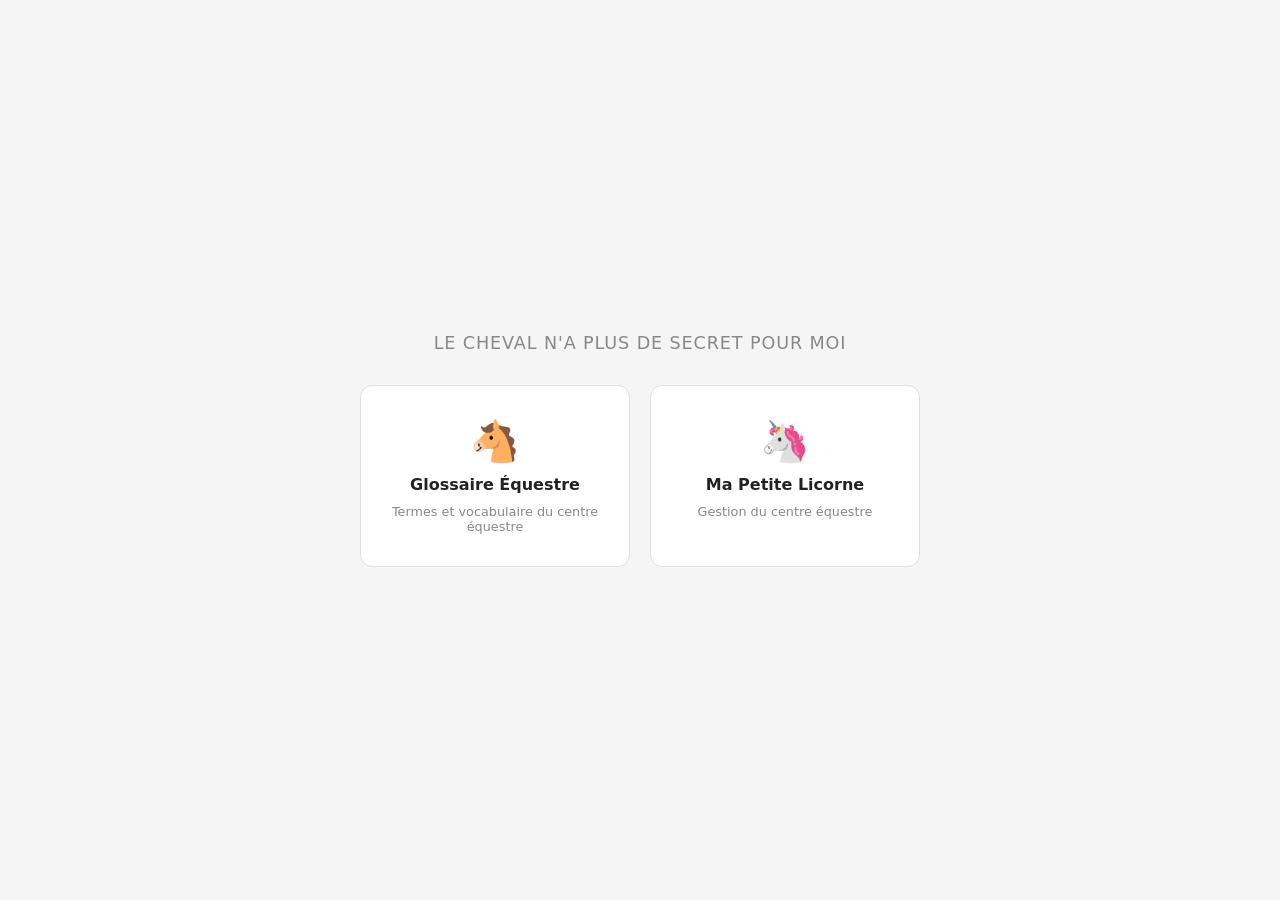
<file: index.html>
<!doctype html>
<html lang="fr">

<head>
  <meta charset="UTF-8" />
  <meta name="viewport" content="width=device-width, initial-scale=1.0" />
  <title>Cheval</title>
  <style>
    *,
    *::before,
    *::after {
      box-sizing: border-box;
      margin: 0;
      padding: 0;
    }

    body {
      font-family: system-ui, sans-serif;
      background: #f5f5f5;
      min-height: 100vh;
      display: flex;
      flex-direction: column;
      align-items: center;
      justify-content: center;
      gap: 2rem;
      padding: 2rem;
    }

    h1 {
      font-size: 1.1rem;
      font-weight: 500;
      color: #888;
      letter-spacing: .05em;
      text-transform: uppercase;
    }

    .grid {
      display: grid;
      grid-template-columns: repeat(auto-fit, minmax(220px, 1fr));
      gap: 1.25rem;
      width: 100%;
      max-width: 560px;
    }

    a.card {
      display: flex;
      flex-direction: column;
      align-items: center;
      gap: .6rem;
      background: #fff;
      border: 1px solid #e0e0e0;
      border-radius: 12px;
      padding: 2rem 1.5rem;
      text-decoration: none;
      color: #222;
      transition: box-shadow .15s, border-color .15s, transform .15s;
    }

    a.card:hover {
      box-shadow: 0 6px 20px rgba(0, 0, 0, .1);
      border-color: #bbb;
      transform: translateY(-2px);
    }

    .card-icon {
      font-size: 2.5rem;
    }

    .card-title {
      font-size: 1rem;
      font-weight: 600;
      text-align: center;
    }

    .card-desc {
      font-size: .8rem;
      color: #888;
      text-align: center;
    }
  </style>
</head>

<body>
  <h1>Le cheval n'a plus de secret pour moi</h1>
  <div class="grid">
    <a class="card" href="Glossaire Équestre/">
      <span class="card-icon">🐴</span>
      <span class="card-title">Glossaire Équestre</span>
      <span class="card-desc">Termes et vocabulaire du centre équestre</span>
    </a>
    <a class="card" href="Ma-Petite-Licorne/">
      <span class="card-icon">🦄</span>
      <span class="card-title">Ma Petite Licorne</span>
      <span class="card-desc">Gestion du centre équestre</span>
    </a>
  </div>
</body>

</html>
</file>
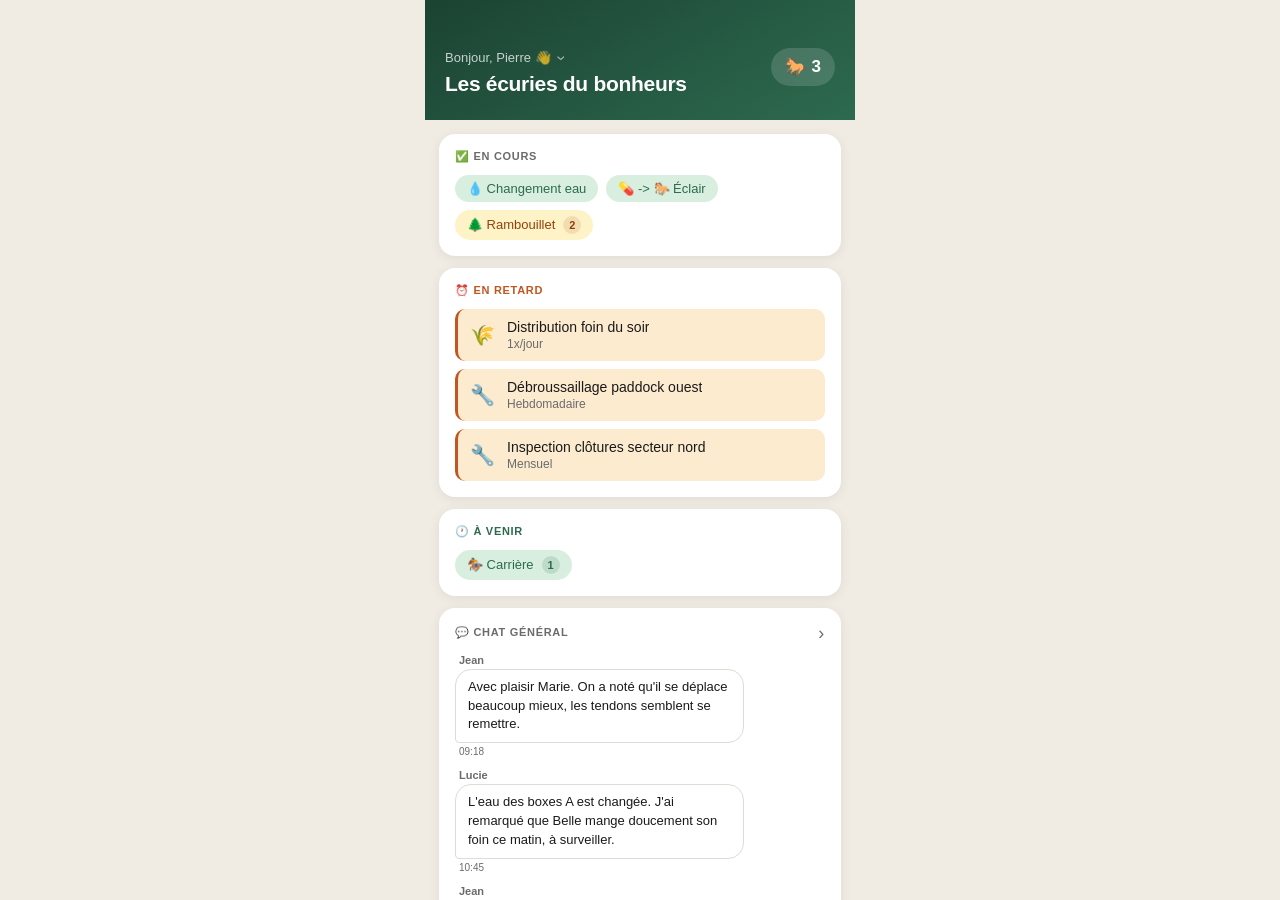
<file: Ma-Petite-Licorne/index.html>
<!doctype html>
<html lang="en">

<head>
  <meta charset="UTF-8" />
  <link rel="icon" type="image/png" sizes="32x32" href="/Ma-Petite-Licorne/licorne-32x32.png" />
  <link rel="icon" type="image/png" sizes="16x16" href="/Ma-Petite-Licorne/licorne-16x16.png" />
  <meta name="viewport" content="width=device-width, initial-scale=1.0" />
  <title>Ma Petite Licorne</title>
  <script type="module" crossorigin src="/Ma-Petite-Licorne/assets/index-CdzWSG_B.js"></script>
  <link rel="stylesheet" crossorigin href="/Ma-Petite-Licorne/assets/index-BhdGN8DP.css">
</head>

<body>
  <div id="app"></div>
</body>

</html>
</file>
<file: Ma-Petite-Licorne/assets/index-BhdGN8DP.css>
*,:before,:after{box-sizing:border-box;margin:0;padding:0}.router-root{width:100%;height:100dvh;position:relative;overflow:hidden}.slide-left-enter-from{transform:translate(100%)}.slide-left-leave-to,.slide-right-enter-from{transform:translate(-100%)}.slide-right-leave-to{transform:translate(100%)}.slide-left-enter-active,.slide-left-leave-active,.slide-right-enter-active,.slide-right-leave-active{width:100%;height:100%;transition:transform .3s cubic-bezier(.4,0,.2,1);position:absolute;top:0;left:0;overflow-y:auto}:root{--bg:#f0ebe3;--surface:#fff;--primary:#2d6a4f;--primary-light:#d8efdf;--warn:#c05621;--warn-light:#fdebd0;--text:#1a1a1a;--muted:#6b6b6b;--border:#e0dbd5;--radius:16px;--shadow:0 2px 12px #00000012;-webkit-font-smoothing:antialiased;color:var(--text);background:var(--bg);font-family:-apple-system,BlinkMacSystemFont,Segoe UI,sans-serif;font-size:16px}body{min-height:100dvh}.app{flex-direction:column;max-width:430px;height:100dvh;margin:0 auto;display:flex;overflow-y:auto}.header{color:#fff;background:linear-gradient(150deg,#1b4332 0%,#2d6a4f 100%);padding:48px 20px 24px}.header-inner{justify-content:space-between;align-items:flex-start;gap:12px;display:flex}.greeting{opacity:.75;margin-bottom:4px;font-size:13px}.greeting--btn{cursor:pointer;-webkit-user-select:none;user-select:none;align-items:center;gap:6px;display:inline-flex}.dropdown-caret{opacity:.8;font-size:16px;transition:transform .2s;display:inline-block;transform:rotate(-90deg)}.dropdown-caret.open{transform:rotate(90deg)}.user-selector{position:relative}.user-dropdown{z-index:100;background:#fff;border-radius:12px;min-width:180px;list-style:none;position:absolute;top:calc(100% + 8px);left:0;overflow:hidden;box-shadow:0 8px 24px #0000002e}.user-option{cursor:pointer;border-bottom:1px solid var(--border);justify-content:space-between;align-items:center;gap:12px;padding:11px 16px;transition:background .1s;display:flex}.user-option-info{flex-direction:column;gap:2px;display:flex}.user-option-name{color:var(--text);font-size:14px;font-weight:600}.user-option--active .user-option-name{color:var(--primary)}.user-option-meta{color:var(--muted);text-transform:capitalize;font-size:11px}.user-option:last-child{border-bottom:none}.user-option:active{background:var(--bg)}.user-option--active{color:var(--primary)}.user-check{color:var(--primary);font-size:13px;font-weight:700}.dropdown-enter-active,.dropdown-leave-active{transition:opacity .15s,transform .15s}.dropdown-enter-from,.dropdown-leave-to{opacity:0;transform:translateY(-6px)}.stable-name{letter-spacing:-.3px;font-size:21px;font-weight:700;line-height:1.2}.horse-badge{-webkit-backdrop-filter:blur(4px);backdrop-filter:blur(4px);background:#ffffff26;border-radius:50px;flex-shrink:0;align-items:center;gap:5px;padding:8px 14px;font-size:18px;display:flex}.horse-count{font-size:17px;font-weight:700}.horse-badge{cursor:pointer;transition:opacity .15s}.horse-badge:active{opacity:.75}.content{flex-direction:column;flex:1;gap:12px;padding:14px;display:flex}.chip--link{cursor:pointer;transition:opacity .15s}.chip--link:active{opacity:.7}.card{background:var(--surface);border-radius:var(--radius);box-shadow:var(--shadow);padding:16px}.card-title{text-transform:uppercase;letter-spacing:.7px;color:var(--muted);margin-bottom:12px;font-size:11px;font-weight:700}.card-title--warn{color:var(--warn)}.chips{flex-wrap:wrap;gap:8px;display:flex}.chip{background:var(--primary-light);color:var(--primary);white-space:nowrap;text-overflow:ellipsis;border-radius:50px;max-width:220px;padding:6px 12px;font-size:13px;font-weight:500;overflow:hidden}.task-list{flex-direction:column;gap:8px;list-style:none;display:flex}.task-row{background:var(--warn-light);border-left:3px solid var(--warn);border-radius:10px;align-items:center;gap:12px;padding:10px 12px;display:flex}.task-row--link{cursor:pointer}.task-row--link:active{opacity:.7}.task-icon{flex-shrink:0;font-size:20px}.task-body{flex-direction:column;gap:2px;min-width:0;display:flex}.task-name{white-space:nowrap;text-overflow:ellipsis;font-size:14px;font-weight:500;overflow:hidden}.task-meta{color:var(--muted);font-size:12px}.chat-card{padding-bottom:12px}.chat{flex-direction:column;gap:12px;display:flex}.msg{flex-direction:column;align-items:flex-start;max-width:78%;display:flex}.msg--me{align-self:flex-end;align-items:flex-end}.msg-sender{color:var(--muted);margin-bottom:3px;padding-left:4px;font-size:11px;font-weight:600}.msg-bubble{background:var(--surface);border:1px solid var(--border);border-radius:16px 16px 16px 4px;padding:8px 12px;font-size:13px;line-height:1.45}.msg--me .msg-bubble{background:var(--primary);color:#fff;border-color:var(--primary);border-radius:16px 16px 4px}.msg-time{color:var(--muted);margin-top:3px;padding:0 4px;font-size:10px}.chat-card{cursor:pointer;transition:box-shadow .15s}.chat-card:active{box-shadow:0 1px 4px #00000014}.card-title--link{justify-content:space-between;align-items:center;display:flex}.card-title-arrow{color:var(--muted);font-size:18px;font-weight:300;line-height:1}.chat-app{flex-direction:column;height:100dvh;display:flex;overflow:hidden}.header--chat{padding-top:52px;padding-bottom:16px}.back-btn{color:#fff;cursor:pointer;background:#ffffff2e;border:none;border-radius:50%;flex-shrink:0;justify-content:center;align-items:center;width:36px;height:36px;font-size:26px;line-height:1;display:flex}.chat-title{color:#fff;font-size:18px;font-weight:600}.chat-body{flex-direction:column;flex:1;gap:12px;padding:16px 14px;display:flex;overflow-y:auto}.chat-input-bar{background:var(--surface);border-top:1px solid var(--border);gap:8px;padding:12px 14px;display:flex}.chat-input{border:1px solid var(--border);background:var(--bg);color:var(--text);border-radius:50px;outline:none;flex:1;padding:10px 16px;font-family:inherit;font-size:14px}.chat-input:focus{border-color:var(--primary)}.send-btn{background:var(--primary);color:#fff;cursor:pointer;white-space:nowrap;border:none;border-radius:50px;padding:10px 18px;font-family:inherit;font-size:14px;font-weight:600;transition:opacity .15s}.send-btn:active{opacity:.85}.horse-card{padding:0;overflow:hidden}.horse-header{border-bottom:1px solid var(--border);justify-content:space-between;align-items:flex-start;padding:16px 16px 12px;display:flex}.horse-name{color:var(--text);margin-bottom:3px;font-size:17px;font-weight:700}.horse-sub{color:var(--muted);font-size:12px}.box-badge{background:var(--primary-light);color:var(--primary);border-radius:50px;flex-shrink:0;padding:4px 10px;font-size:12px;font-weight:700}.horse-section{border-bottom:1px solid var(--border);padding:12px 16px}.horse-section--last{border-bottom:none}.horse-section-title{text-transform:uppercase;letter-spacing:.6px;color:var(--muted);margin-bottom:8px;font-size:11px;font-weight:700}.horse-empty{color:var(--muted);font-size:13px;font-style:italic}.horse-list{flex-direction:column;gap:6px;list-style:none;display:flex}.horse-item{border-radius:8px;flex-direction:column;gap:2px;padding:8px 10px;display:flex}.horse-item--med{background:var(--primary-light);border-left:3px solid var(--primary)}.horse-item--appt{background:#eef2ff;border-left:3px solid #6366f1}.horse-item-main{color:var(--text);font-size:13px;font-weight:600}.horse-item-sub{color:var(--muted);flex-wrap:wrap;align-items:center;gap:6px;font-size:12px;display:flex}.tag{border-radius:50px;padding:2px 7px;font-size:11px;font-weight:600}.tag--soon{background:var(--warn-light);color:var(--warn)}.diet-chips{flex-wrap:wrap;gap:6px;display:flex}.diet-chip{color:var(--text);background:var(--bg);border:1px solid var(--border);border-radius:50px;padding:4px 10px;font-size:12px}.diet-chip strong{color:var(--primary);font-weight:600}.task-detail-card{text-align:center;flex-direction:column;align-items:center;gap:10px;padding:28px 16px;display:flex}.task-detail-icon{font-size:52px;line-height:1}.task-detail-title{color:var(--text);font-size:18px;font-weight:700}.status-badge{border-radius:50px;padding:4px 14px;font-size:12px;font-weight:700}.status-badge--done{background:var(--primary-light);color:var(--primary)}.status-badge--pending{background:var(--warn-light);color:var(--warn)}.detail-list{flex-direction:column;list-style:none;display:flex}.detail-row{border-bottom:1px solid var(--border);justify-content:space-between;align-items:center;gap:12px;padding:12px 0;display:flex}.detail-row:last-child{border-bottom:none}.detail-label{color:var(--muted);flex-shrink:0;font-size:13px}.detail-value{color:var(--text);text-align:right;font-size:14px;font-weight:500}.detail-row--notes{align-items:flex-start}.detail-value--notes{color:var(--muted);font-size:13px;font-style:italic;font-weight:400}.horse-card--link{cursor:pointer;transition:box-shadow .15s}.horse-card--link:active{box-shadow:0 1px 4px #0000000f}.box-badge--header{flex-shrink:0}.diet-row{justify-content:space-between;align-items:center;margin-bottom:8px;display:flex}.diet-item-name{color:var(--text);font-size:14px;font-weight:600}.histo-list{flex-direction:column;gap:4px;list-style:none;display:flex}.histo-row{background:var(--bg);border-radius:6px;justify-content:space-between;align-items:center;padding:4px 8px;font-size:12px;display:flex}.histo-date{color:var(--text);font-weight:500}.histo-meta{color:var(--muted)}.med-header-row{justify-content:space-between;align-items:center;gap:8px;display:flex}.med-dates{flex-wrap:wrap;gap:6px;margin-top:6px;display:flex}.med-date-chip{background:var(--bg);border:1px solid var(--border);color:var(--muted);border-radius:50px;padding:3px 9px;font-size:11px}.tag--active{background:var(--primary-light);color:var(--primary)}.tag--done{background:var(--bg);color:var(--muted);border:1px solid var(--border)}.tag--appt-soon{color:#6366f1;background:#eef2ff}.owned-horse{border-top:1px solid var(--border);cursor:pointer;padding:12px 0}.owned-horse:first-of-type{border-top:none;padding-top:4px}.owned-horse-name{margin-bottom:8px;font-size:1rem;font-weight:700}.owned-block{margin-bottom:8px}.owned-label{color:var(--muted);text-transform:uppercase;letter-spacing:.04em;margin-bottom:4px;font-size:.78rem;font-weight:600}.assign-btn{background:var(--primary);color:#fff;cursor:pointer;border:none;border-radius:50px;margin-left:10px;padding:2px 10px;font-size:.8rem;font-weight:600}.assign-btn:active{opacity:.75}.done-btn{background:var(--primary);color:#fff;cursor:pointer;text-align:center;border:none;border-radius:12px;width:100%;padding:12px;font-size:.95rem;font-weight:600}.done-btn:active{opacity:.75}.chip-count{color:#4f46e5;background:#4f46e52e;border-radius:50%;flex-shrink:0;justify-content:center;align-items:center;width:18px;height:18px;margin-left:4px;font-size:11px;font-weight:700;display:inline-flex}.participant-row{padding:6px 0;font-size:17px;font-weight:500}.participant-horse-link{color:var(--primary);cursor:pointer;text-underline-offset:3px;font-weight:600;text-decoration:underline}.chip--avenir{color:#4f46e5;background:#eef2ff}.chip-time{opacity:.8;white-space:nowrap;margin-left:4px;font-size:11px;font-weight:600}.chip--occup,.chip--avenir{align-items:center;gap:4px;max-width:none;display:inline-flex;overflow:visible}.chip--occup{color:#92400e;background:#fef3c7}.chip--occup .chip-count{color:#92400e;background:#92400e1f}.chip--avenir{background:var(--primary-light);color:var(--primary)}.chip-count--avenir{color:var(--primary);background:#2d6a4f26}.card-title--appt{color:var(--primary)}.participant-row{padding-left:16px}
</file>
